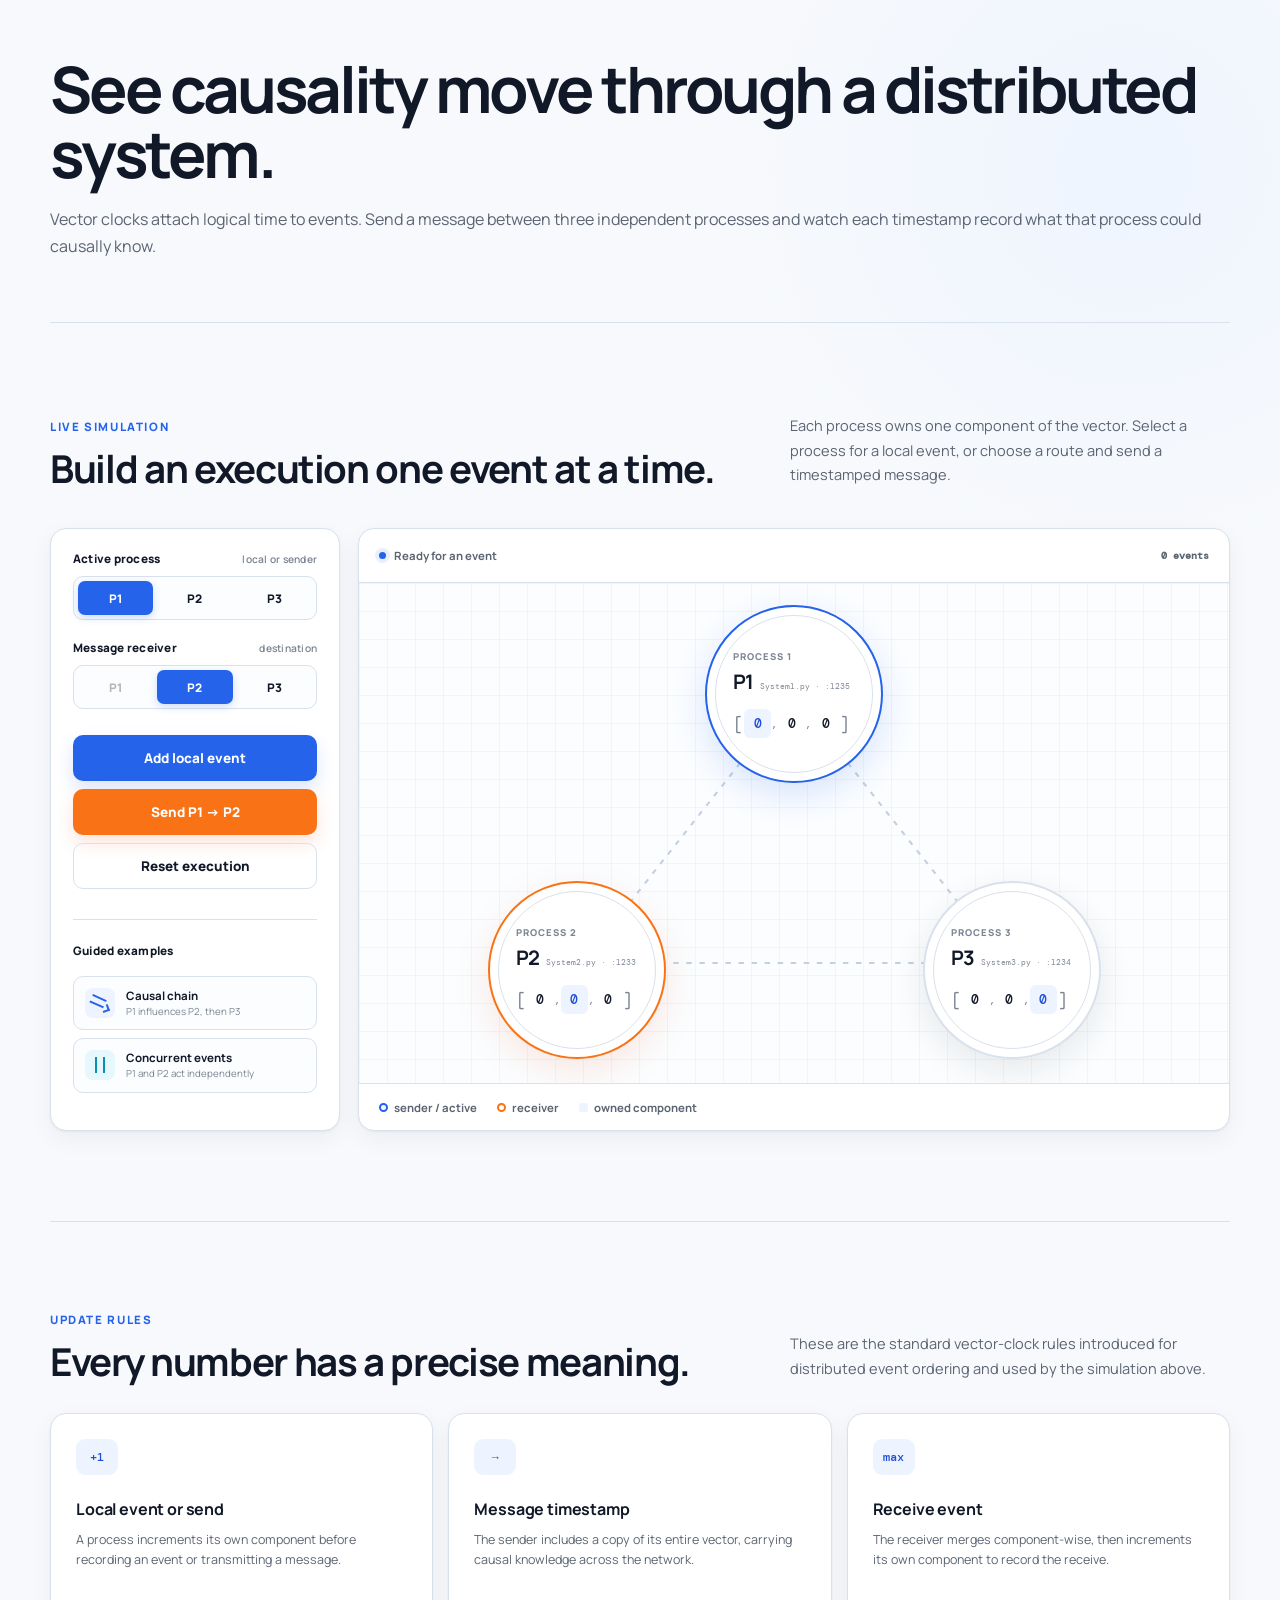
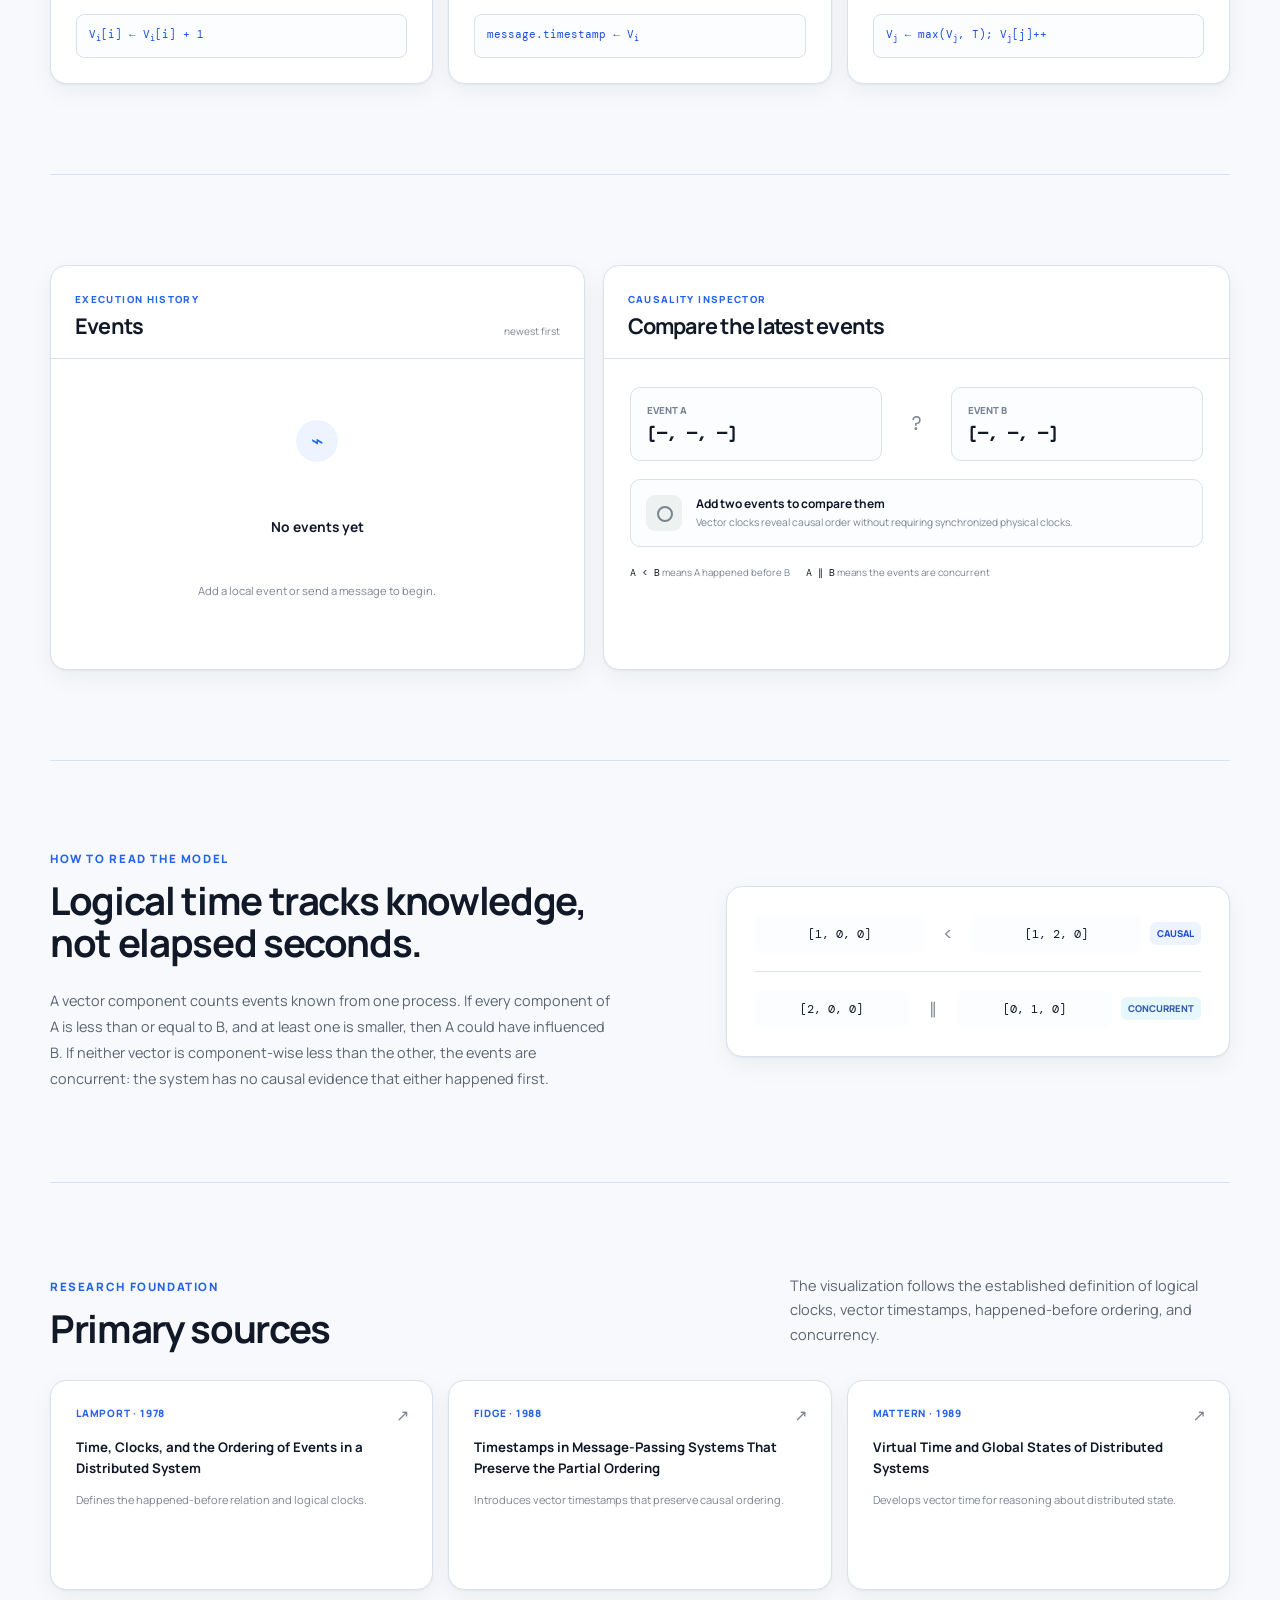
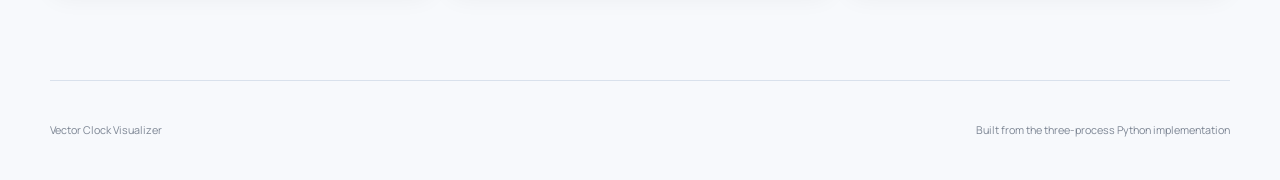
<file: index.html>
<!doctype html>
<html lang="en">
<head>
  <meta charset="utf-8">
  <meta name="viewport" content="width=device-width, initial-scale=1">
  <meta name="description" content="An interactive visualization of vector clocks, causal ordering, and concurrent events in a three-process distributed system.">
  <title>Vector Clock Visualizer</title>
  <link rel="preconnect" href="https://fonts.googleapis.com">
  <link rel="preconnect" href="https://fonts.gstatic.com" crossorigin>
  <link href="https://fonts.googleapis.com/css2?family=DM+Mono:wght@400;500&family=Manrope:wght@400;500;600;700;800&display=swap" rel="stylesheet">
  <link rel="stylesheet" href="style.css?v=4">
</head>
<body>
  <div class="page-shell">
    <main id="top">
      <section class="hero">
        <div class="hero-copy">
          <h1>See causality move through a distributed system.</h1>
          <p class="hero-text">
            Vector clocks attach logical time to events. Send a message between three
            independent processes and watch each timestamp record what that process
            could causally know.
          </p>
        </div>
      </section>

      <section class="simulation-section" id="simulation">
        <div class="section-heading">
          <div>
            <p class="eyebrow">Live simulation</p>
            <h2>Build an execution one event at a time.</h2>
          </div>
          <p>
            Each process owns one component of the vector. Select a process for a
            local event, or choose a route and send a timestamped message.
          </p>
        </div>

        <div class="simulation-layout">
          <aside class="control-panel card">
            <div class="control-group">
              <div class="control-label">
                <span>Active process</span>
                <span class="control-hint">local or sender</span>
              </div>
              <div class="segmented-control" id="source-control" aria-label="Select active process">
                <button class="segment is-active" type="button" data-source="0" aria-pressed="true">P1</button>
                <button class="segment" type="button" data-source="1" aria-pressed="false">P2</button>
                <button class="segment" type="button" data-source="2" aria-pressed="false">P3</button>
              </div>
            </div>

            <div class="control-group">
              <div class="control-label">
                <span>Message receiver</span>
                <span class="control-hint">destination</span>
              </div>
              <div class="segmented-control" id="target-control" aria-label="Select receiving process">
                <button class="segment" type="button" data-target="0" aria-pressed="false" disabled>P1</button>
                <button class="segment is-active" type="button" data-target="1" aria-pressed="true">P2</button>
                <button class="segment" type="button" data-target="2" aria-pressed="false">P3</button>
              </div>
            </div>

            <div class="action-stack">
              <button class="button button-primary button-wide" id="local-event" type="button">
                Add local event
              </button>
              <button class="button button-accent button-wide" id="send-message" type="button">
                Send P1 → P2
              </button>
              <button class="button button-quiet button-wide" id="reset-simulation" type="button">
                Reset execution
              </button>
            </div>

            <div class="preset-group">
              <span class="control-label">Guided examples</span>
              <button class="preset-button" id="causal-demo" type="button">
                <span class="preset-icon preset-icon-causal" aria-hidden="true"></span>
                <span><strong>Causal chain</strong><small>P1 influences P2, then P3</small></span>
              </button>
              <button class="preset-button" id="concurrent-demo" type="button">
                <span class="preset-icon preset-icon-concurrent" aria-hidden="true"></span>
                <span><strong>Concurrent events</strong><small>P1 and P2 act independently</small></span>
              </button>
            </div>
          </aside>

          <div class="network-card card">
            <div class="network-toolbar">
              <div>
                <span class="status-dot"></span>
                <span id="network-status">Ready for an event</span>
              </div>
              <span class="event-counter" id="event-counter">0 events</span>
            </div>

            <div class="network-stage" id="network-stage">
              <svg class="network-links" viewBox="0 0 800 500" preserveAspectRatio="none" aria-hidden="true">
                <defs>
                  <marker id="arrow" markerWidth="8" markerHeight="8" refX="7" refY="4" orient="auto">
                    <path d="M0,0 L8,4 L0,8 Z"></path>
                  </marker>
                </defs>
                <line class="network-link" data-link="0-1" x1="400" y1="112" x2="205" y2="380"></line>
                <line class="network-link" data-link="0-2" x1="400" y1="112" x2="595" y2="380"></line>
                <line class="network-link" data-link="1-2" x1="205" y1="380" x2="595" y2="380"></line>
              </svg>

              <article class="process-node process-one is-source" data-process="0">
                <span class="process-role">Process 1</span>
                <div class="process-name">
                  <strong>P1</strong>
                  <span>System1.py · :1235</span>
                </div>
                <div class="vector-clock" aria-label="Process 1 vector clock">
                  <span class="vector-bracket">[</span>
                  <span class="clock-cell is-own" data-clock="0-0">0</span>
                  <span class="clock-separator">,</span>
                  <span class="clock-cell" data-clock="0-1">0</span>
                  <span class="clock-separator">,</span>
                  <span class="clock-cell" data-clock="0-2">0</span>
                  <span class="vector-bracket">]</span>
                </div>
              </article>

              <article class="process-node process-two is-target" data-process="1">
                <span class="process-role">Process 2</span>
                <div class="process-name">
                  <strong>P2</strong>
                  <span>System2.py · :1233</span>
                </div>
                <div class="vector-clock" aria-label="Process 2 vector clock">
                  <span class="vector-bracket">[</span>
                  <span class="clock-cell" data-clock="1-0">0</span>
                  <span class="clock-separator">,</span>
                  <span class="clock-cell is-own" data-clock="1-1">0</span>
                  <span class="clock-separator">,</span>
                  <span class="clock-cell" data-clock="1-2">0</span>
                  <span class="vector-bracket">]</span>
                </div>
              </article>

              <article class="process-node process-three" data-process="2">
                <span class="process-role">Process 3</span>
                <div class="process-name">
                  <strong>P3</strong>
                  <span>System3.py · :1234</span>
                </div>
                <div class="vector-clock" aria-label="Process 3 vector clock">
                  <span class="vector-bracket">[</span>
                  <span class="clock-cell" data-clock="2-0">0</span>
                  <span class="clock-separator">,</span>
                  <span class="clock-cell" data-clock="2-1">0</span>
                  <span class="clock-separator">,</span>
                  <span class="clock-cell is-own" data-clock="2-2">0</span>
                  <span class="vector-bracket">]</span>
                </div>
              </article>

              <div class="message-packet" id="message-packet" aria-hidden="true">
                <span>message</span>
                <strong id="packet-clock">[0,0,0]</strong>
              </div>
            </div>

            <div class="network-legend">
              <span><i class="legend-source"></i> sender / active</span>
              <span><i class="legend-target"></i> receiver</span>
              <span><i class="legend-own"></i> owned component</span>
            </div>
          </div>
        </div>
      </section>

      <section class="rules-section">
        <div class="section-heading compact">
          <div>
            <p class="eyebrow">Update rules</p>
            <h2>Every number has a precise meaning.</h2>
          </div>
          <p>
            These are the standard vector-clock rules introduced for distributed
            event ordering and used by the simulation above.
          </p>
        </div>

        <div class="rule-grid">
          <article class="rule-card card">
            <span class="rule-symbol">+1</span>
            <h3>Local event or send</h3>
            <p>A process increments its own component before recording an event or transmitting a message.</p>
            <code>V<sub>i</sub>[i] ← V<sub>i</sub>[i] + 1</code>
          </article>
          <article class="rule-card card">
            <span class="rule-symbol">→</span>
            <h3>Message timestamp</h3>
            <p>The sender includes a copy of its entire vector, carrying causal knowledge across the network.</p>
            <code>message.timestamp ← V<sub>i</sub></code>
          </article>
          <article class="rule-card card">
            <span class="rule-symbol">max</span>
            <h3>Receive event</h3>
            <p>The receiver merges component-wise, then increments its own component to record the receive.</p>
            <code>V<sub>j</sub> ← max(V<sub>j</sub>, T); V<sub>j</sub>[j]++</code>
          </article>
        </div>
      </section>

      <section class="analysis-section">
        <div class="event-panel card">
          <div class="panel-heading">
            <div>
              <p class="eyebrow">Execution history</p>
              <h2>Events</h2>
            </div>
            <span class="panel-note">newest first</span>
          </div>
          <div class="event-log" id="event-log" role="log" aria-live="polite">
            <div class="empty-state" id="empty-log">
              <span class="empty-icon" aria-hidden="true">⌁</span>
              <strong>No events yet</strong>
              <p>Add a local event or send a message to begin.</p>
            </div>
          </div>
        </div>

        <div class="comparison-panel card">
          <div class="panel-heading">
            <div>
              <p class="eyebrow">Causality inspector</p>
              <h2>Compare the latest events</h2>
            </div>
          </div>
          <div class="comparison-content" id="comparison-content">
            <div class="comparison-clocks">
              <div>
                <span>Event A</span>
                <strong id="comparison-a">[—, —, —]</strong>
              </div>
              <span class="comparison-mark" id="comparison-mark">?</span>
              <div>
                <span>Event B</span>
                <strong id="comparison-b">[—, —, —]</strong>
              </div>
            </div>
            <div class="comparison-result is-waiting" id="comparison-result">
              <span class="result-icon" aria-hidden="true"></span>
              <div>
                <strong>Add two events to compare them</strong>
                <p>Vector clocks reveal causal order without requiring synchronized physical clocks.</p>
              </div>
            </div>
            <div class="comparison-key">
              <span><code>A &lt; B</code> means A happened before B</span>
              <span><code>A ∥ B</code> means the events are concurrent</span>
            </div>
          </div>
        </div>
      </section>

      <section class="explanation-section">
        <div class="explanation-copy">
          <p class="eyebrow">How to read the model</p>
          <h2>Logical time tracks knowledge, not elapsed seconds.</h2>
          <p>
            A vector component counts events known from one process. If every
            component of A is less than or equal to B, and at least one is smaller,
            then A could have influenced B. If neither vector is component-wise
            less than the other, the events are concurrent: the system has no
            causal evidence that either happened first.
          </p>
        </div>
        <div class="example-comparison card">
          <div class="example-row">
            <code>[1, 0, 0]</code>
            <span class="example-operator">&lt;</span>
            <code>[1, 2, 0]</code>
            <span class="example-label causal">causal</span>
          </div>
          <div class="example-divider"></div>
          <div class="example-row">
            <code>[2, 0, 0]</code>
            <span class="example-operator">∥</span>
            <code>[0, 1, 0]</code>
            <span class="example-label concurrent">concurrent</span>
          </div>
        </div>
      </section>

      <section class="references-section">
        <div class="section-heading compact">
          <div>
            <p class="eyebrow">Research foundation</p>
            <h2>Primary sources</h2>
          </div>
          <p>
            The visualization follows the established definition of logical clocks,
            vector timestamps, happened-before ordering, and concurrency.
          </p>
        </div>
        <div class="reference-grid">
          <a class="reference-card card" href="https://cacm.acm.org/research/time-clocks-and-the-ordering-of-events-in-a-distributed-system/" target="_blank" rel="noreferrer">
            <span>Lamport · 1978</span>
            <strong>Time, Clocks, and the Ordering of Events in a Distributed System</strong>
            <p>Defines the happened-before relation and logical clocks.</p>
            <i aria-hidden="true">↗</i>
          </a>
          <a class="reference-card card" href="https://fileadmin.cs.lth.se/cs/Personal/Amr_Ergawy/dist-algos-papers/4.pdf" target="_blank" rel="noreferrer">
            <span>Fidge · 1988</span>
            <strong>Timestamps in Message-Passing Systems That Preserve the Partial Ordering</strong>
            <p>Introduces vector timestamps that preserve causal ordering.</p>
            <i aria-hidden="true">↗</i>
          </a>
          <a class="reference-card card" href="https://pages.cs.wisc.edu/~remzi/Classes/739/Fall2015/Papers/mattern89.pdf" target="_blank" rel="noreferrer">
            <span>Mattern · 1989</span>
            <strong>Virtual Time and Global States of Distributed Systems</strong>
            <p>Develops vector time for reasoning about distributed state.</p>
            <i aria-hidden="true">↗</i>
          </a>
        </div>
      </section>
    </main>

    <footer class="site-footer">
      <span>Vector Clock Visualizer</span>
      <span>Built from the three-process Python implementation</span>
    </footer>
  </div>

  <script src="script.js?v=2"></script>
</body>
</html>
</file>
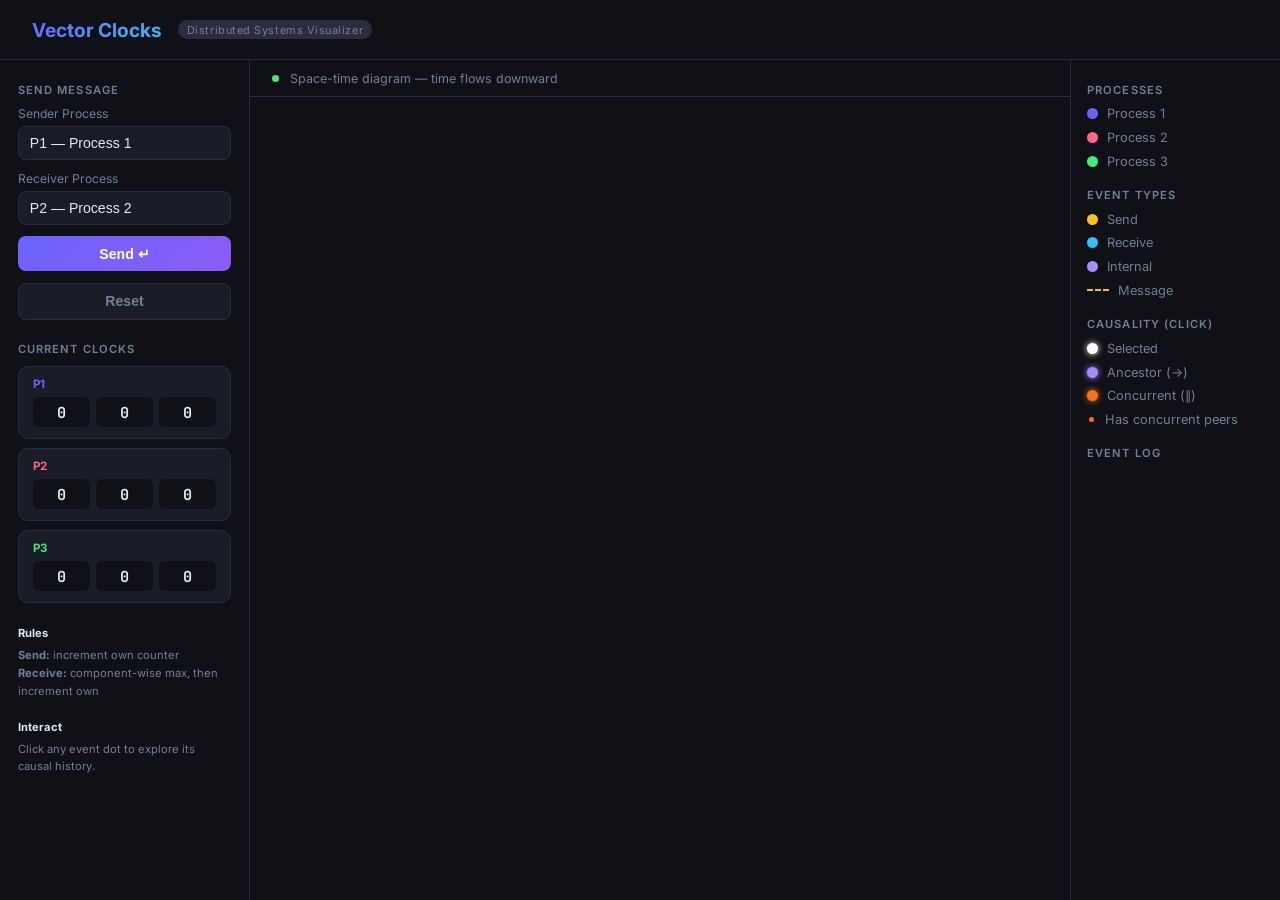
<file: templates/index.html>
<!DOCTYPE html>
<html lang="en">
<head>
  <meta charset="UTF-8">
  <meta name="viewport" content="width=device-width, initial-scale=1.0">
  <title>Vector Clocks — Interactive Visualizer</title>
  <link rel="preconnect" href="https://fonts.googleapis.com">
  <link href="https://fonts.googleapis.com/css2?family=Inter:wght@400;600;700&family=JetBrains+Mono:wght@400;700&display=swap" rel="stylesheet">
  <link rel="stylesheet" href="/static/css/style.css">
</head>
<body>

<header>
  <h1>Vector Clocks</h1>
  <span class="badge">Distributed Systems Visualizer</span>
</header>

<div class="layout">

  <!-- ── Left sidebar ── -->
  <aside class="sidebar">

    <div>
      <h2>Send Message</h2>
      <div class="controls">
        <div class="field">
          <label>Sender Process</label>
          <select id="sender">
            <option value="1">P1 — Process 1</option>
            <option value="2">P2 — Process 2</option>
            <option value="3">P3 — Process 3</option>
          </select>
        </div>
        <div class="field">
          <label>Receiver Process</label>
          <select id="receiver">
            <option value="1">P1 — Process 1</option>
            <option value="2" selected>P2 — Process 2</option>
            <option value="3">P3 — Process 3</option>
          </select>
        </div>
        <button class="btn btn-primary" id="send-btn">Send ↵</button>
        <button class="btn btn-secondary" id="reset-btn">Reset</button>
      </div>
    </div>

    <div>
      <h2>Current Clocks</h2>
      <div class="clock-cards">
        <div class="clock-card p1">
          <div class="title">P1</div>
          <div class="clock-vec">
            <div class="clock-cell">0</div>
            <div class="clock-cell">0</div>
            <div class="clock-cell">0</div>
          </div>
        </div>
        <div class="clock-card p2">
          <div class="title">P2</div>
          <div class="clock-vec">
            <div class="clock-cell">0</div>
            <div class="clock-cell">0</div>
            <div class="clock-cell">0</div>
          </div>
        </div>
        <div class="clock-card p3">
          <div class="title">P3</div>
          <div class="clock-vec">
            <div class="clock-cell">0</div>
            <div class="clock-cell">0</div>
            <div class="clock-cell">0</div>
          </div>
        </div>
      </div>
    </div>

    <div class="hint-text">
      <strong>Rules</strong>
      <b>Send:</b> increment own counter<br>
      <b>Receive:</b> component-wise max, then increment own<br><br>
      <strong>Interact</strong>
      Click any event dot to explore its causal history.
    </div>

  </aside>

  <!-- ── Centre: diagram ── -->
  <main class="canvas-area">

    <div class="canvas-header">
      <div class="pulse-dot"></div>
      Space-time diagram — time flows downward
    </div>

    <!-- Causality info bar (hidden until an event is clicked) -->
    <div id="info-panel" class="hidden">
      <span class="ip-proc"></span>
      <span class="ip-clock"></span>
      <span class="ip-ancs"></span>
      <span class="ip-conc"></span>
      <button class="ip-close" title="Clear selection">×</button>
    </div>

    <div id="diagram"></div>

  </main>

  <!-- ── Right: legend + log ── -->
  <aside class="legend">

    <div>
      <h2>Processes</h2>
      <div class="legend-items">
        <div class="legend-item"><div class="legend-dot" style="background:#6c63ff"></div>Process 1</div>
        <div class="legend-item"><div class="legend-dot" style="background:#ff6584"></div>Process 2</div>
        <div class="legend-item"><div class="legend-dot" style="background:#43e97b"></div>Process 3</div>
      </div>
    </div>

    <div>
      <h2>Event Types</h2>
      <div class="legend-items">
        <div class="legend-item"><div class="legend-dot" style="background:#fbbf24"></div>Send</div>
        <div class="legend-item"><div class="legend-dot" style="background:#38bdf8"></div>Receive</div>
        <div class="legend-item"><div class="legend-dot" style="background:#a78bfa"></div>Internal</div>
        <div class="legend-item"><div class="legend-arrow"></div>Message</div>
      </div>
    </div>

    <div>
      <h2>Causality (click)</h2>
      <div class="legend-items">
        <div class="legend-item">
          <div class="legend-dot" style="background:#fff;box-shadow:0 0 6px #fff"></div>
          Selected
        </div>
        <div class="legend-item">
          <div class="legend-dot" style="background:#a78bfa;box-shadow:0 0 6px #a78bfa"></div>
          Ancestor (→)
        </div>
        <div class="legend-item">
          <div class="legend-dot" style="background:#f97316;box-shadow:0 0 6px #f97316"></div>
          Concurrent (∥)
        </div>
        <div class="legend-item">
          <div class="legend-dot" style="background:#f97316;border:2px solid #0f1117;width:9px;height:9px"></div>
          Has concurrent peers
        </div>
      </div>
    </div>

    <div class="log-section">
      <h2>Event Log</h2>
      <div id="event-log"></div>
    </div>

  </aside>

</div>

<script src="https://cdn.socket.io/4.7.5/socket.io.min.js"></script>
<script src="/static/js/main.js"></script>
</body>
</html>
</file>
<file: style.css>
:root {
  --canvas: #f7f9fc;
  --surface: #ffffff;
  --surface-soft: #fbfdff;
  --ink: #111827;
  --ink-soft: #5b6472;
  --ink-faint: #7b8492;
  --line: #d9e1ec;
  --line-strong: #c5d0df;
  --primary: #2563eb;
  --primary-dark: #1d4ed8;
  --primary-soft: #eef4ff;
  --accent: #f97316;
  --accent-dark: #ea580c;
  --accent-soft: #fff1e8;
  --blue: #0891b2;
  --blue-soft: #e6f8fc;
  --purple: #7a59b5;
  --purple-soft: #eee8f8;
  --success: #2563eb;
  --warning: #b86b17;
  --shadow-sm: 0 1px 2px rgb(20 35 31 / 5%), 0 8px 24px rgb(20 35 31 / 5%);
  --shadow-md: 0 14px 40px rgb(20 35 31 / 9%);
  --radius-sm: 10px;
  --radius-md: 16px;
  --radius-lg: 24px;
  --font-sans: "Manrope", system-ui, -apple-system, BlinkMacSystemFont, "Segoe UI", sans-serif;
  --font-mono: "DM Mono", "SFMono-Regular", Consolas, monospace;
  --content-width: 1180px;
  --transition: 180ms ease;
}

* {
  box-sizing: border-box;
}

html {
  scroll-behavior: smooth;
}

body {
  margin: 0;
  color: var(--ink);
  background:
    radial-gradient(circle at 88% 5%, rgb(237 244 255 / 90%), transparent 24rem),
    var(--canvas);
  font-family: var(--font-sans);
  -webkit-font-smoothing: antialiased;
}

button,
a {
  font: inherit;
}

button {
  color: inherit;
}

a {
  color: inherit;
  text-decoration: none;
}

.page-shell {
  width: min(calc(100% - 40px), var(--content-width));
  margin: 0 auto;
}

.hero {
  padding: 56px 0 62px;
}

.hero-copy {
  width: 100%;
}

.eyebrow {
  margin: 0 0 14px;
  color: var(--primary);
  font-size: 0.72rem;
  font-weight: 800;
  letter-spacing: 0.14em;
  text-transform: uppercase;
}

h1,
h2,
h3,
p {
  margin-top: 0;
}

h1 {
  margin-bottom: 19px;
  font-size: clamp(2.55rem, 5vw, 4.15rem);
  line-height: 1.02;
  letter-spacing: -0.05em;
}

h2 {
  margin-bottom: 0;
  font-size: clamp(1.75rem, 3vw, 2.55rem);
  line-height: 1.1;
  letter-spacing: -0.035em;
}

h3 {
  margin-bottom: 10px;
  font-size: 1rem;
  letter-spacing: -0.01em;
}

.hero-text {
  width: 100%;
  margin-bottom: 0;
  color: var(--ink-soft);
  font-size: 1rem;
  line-height: 1.7;
}

.button {
  display: inline-flex;
  align-items: center;
  justify-content: center;
  min-height: 46px;
  padding: 0 19px;
  border: 1px solid transparent;
  border-radius: var(--radius-sm);
  cursor: pointer;
  font-size: 0.84rem;
  font-weight: 800;
  transition:
    transform var(--transition),
    background var(--transition),
    border-color var(--transition),
    box-shadow var(--transition);
}

.button:hover:not(:disabled) {
  transform: translateY(-1px);
}

.button:focus-visible,
.segment:focus-visible,
.preset-button:focus-visible {
  outline: 3px solid rgb(62 111 196 / 28%);
  outline-offset: 2px;
}

.button:disabled {
  cursor: wait;
  opacity: 0.58;
}

.button-primary {
  color: #fff;
  background: var(--primary);
  box-shadow: 0 8px 18px rgb(37 99 235 / 16%);
}

.button-primary:hover:not(:disabled) {
  background: var(--primary-dark);
}

.button-quiet:hover:not(:disabled) {
  border-color: var(--primary);
  background: var(--surface);
}

.button-accent {
  color: #fff;
  background: var(--accent);
  box-shadow: 0 8px 18px rgb(240 106 60 / 18%);
}

.button-accent:hover:not(:disabled) {
  background: var(--accent-dark);
}

.button-quiet {
  border-color: var(--line);
  background: transparent;
}

.button-wide {
  width: 100%;
}

.simulation-section,
.rules-section,
.analysis-section,
.explanation-section,
.references-section {
  padding: 90px 0;
  border-top: 1px solid var(--line);
}

.section-heading {
  display: grid;
  grid-template-columns: 1fr minmax(300px, 440px);
  align-items: end;
  gap: 48px;
  margin-bottom: 38px;
}

.section-heading > p {
  margin-bottom: 3px;
  color: var(--ink-soft);
  font-size: 0.91rem;
  line-height: 1.7;
}

.section-heading.compact {
  margin-bottom: 30px;
}

.simulation-layout {
  display: grid;
  grid-template-columns: 290px minmax(0, 1fr);
  gap: 18px;
}

.card {
  border: 1px solid var(--line);
  border-radius: var(--radius-md);
  background: var(--surface);
  box-shadow: var(--shadow-sm);
}

.control-panel {
  padding: 22px;
}

.control-group + .control-group {
  margin-top: 20px;
}

.control-label {
  display: flex;
  align-items: center;
  justify-content: space-between;
  margin-bottom: 9px;
  font-size: 0.73rem;
  font-weight: 800;
  letter-spacing: 0.02em;
}

.control-hint {
  color: var(--ink-faint);
  font-size: 0.64rem;
  font-weight: 600;
}

.segmented-control {
  display: grid;
  grid-template-columns: repeat(3, 1fr);
  gap: 4px;
  padding: 4px;
  border: 1px solid var(--line);
  border-radius: 10px;
  background: var(--surface-soft);
}

.segment {
  min-height: 34px;
  border: 0;
  border-radius: 7px;
  background: transparent;
  cursor: pointer;
  font-size: 0.74rem;
  font-weight: 800;
  transition: background var(--transition), color var(--transition), box-shadow var(--transition);
}

.segment:hover:not(:disabled):not(.is-active) {
  background: var(--primary-soft);
}

.segment.is-active {
  color: #fff;
  background: var(--primary);
  box-shadow: 0 3px 8px rgb(37 99 235 / 20%);
}

.segment:disabled {
  cursor: not-allowed;
  opacity: 0.3;
}

.action-stack {
  display: grid;
  gap: 8px;
  margin-top: 26px;
}

.preset-group {
  display: grid;
  gap: 8px;
  margin-top: 30px;
  padding-top: 23px;
  border-top: 1px solid var(--line);
}

.preset-button {
  display: grid;
  grid-template-columns: 31px 1fr;
  align-items: center;
  gap: 10px;
  width: 100%;
  padding: 11px;
  border: 1px solid var(--line);
  border-radius: 10px;
  text-align: left;
  background: var(--surface-soft);
  cursor: pointer;
  transition: border-color var(--transition), background var(--transition);
}

.preset-button:hover:not(:disabled) {
  border-color: var(--primary);
  background: var(--primary-soft);
}

.preset-button:disabled {
  cursor: wait;
  opacity: 0.55;
}

.preset-button strong,
.preset-button small {
  display: block;
}

.preset-button strong {
  margin-bottom: 2px;
  font-size: 0.72rem;
}

.preset-button small {
  color: var(--ink-faint);
  font-size: 0.61rem;
  line-height: 1.35;
}

.preset-icon {
  position: relative;
  display: block;
  width: 30px;
  height: 30px;
  border-radius: 8px;
  background: var(--primary-soft);
}

.preset-icon::before,
.preset-icon::after {
  position: absolute;
  content: "";
}

.preset-icon-causal::before {
  top: 9px;
  left: 7px;
  width: 15px;
  height: 2px;
  background: var(--primary);
  box-shadow: 0 7px 0 var(--primary);
  transform: rotate(24deg);
}

.preset-icon-causal::after {
  right: 6px;
  bottom: 6px;
  width: 5px;
  height: 5px;
  border-right: 2px solid var(--primary);
  border-bottom: 2px solid var(--primary);
  transform: rotate(-20deg);
}

.preset-icon-concurrent {
  background: var(--blue-soft);
}

.preset-icon-concurrent::before,
.preset-icon-concurrent::after {
  top: 7px;
  width: 2px;
  height: 16px;
  background: var(--blue);
}

.preset-icon-concurrent::before { left: 10px; }
.preset-icon-concurrent::after { right: 10px; }

.network-card {
  overflow: hidden;
}

.network-toolbar,
.network-legend {
  display: flex;
  align-items: center;
  justify-content: space-between;
  min-height: 54px;
  padding: 0 20px;
  color: var(--ink-soft);
  font-size: 0.71rem;
  font-weight: 700;
}

.network-toolbar {
  border-bottom: 1px solid var(--line);
}

.network-toolbar > div {
  display: flex;
  align-items: center;
  gap: 8px;
}

.status-dot {
  width: 7px;
  height: 7px;
  border-radius: 50%;
  background: var(--success);
  box-shadow: 0 0 0 4px rgb(37 99 235 / 10%);
}

.event-counter {
  font-family: var(--font-mono);
  font-size: 0.65rem;
}

.network-stage {
  position: relative;
  min-height: 500px;
  overflow: hidden;
  background:
    linear-gradient(rgb(220 227 224 / 30%) 1px, transparent 1px),
    linear-gradient(90deg, rgb(220 227 224 / 30%) 1px, transparent 1px),
    var(--surface-soft);
  background-size: 28px 28px;
}

.network-links {
  position: absolute;
  inset: 0;
  width: 100%;
  height: 100%;
}

.network-links marker path {
  fill: var(--line-strong);
}

.network-link {
  stroke: var(--line-strong);
  stroke-width: 2;
  stroke-dasharray: 5 7;
  marker-end: url(#arrow);
  transition: stroke var(--transition), stroke-width var(--transition);
}

.network-link.is-active {
  stroke: var(--accent);
  stroke-width: 3;
  stroke-dasharray: 7 5;
  animation: route-flow 0.8s linear infinite;
}

@keyframes route-flow {
  to { stroke-dashoffset: -12; }
}

.process-node {
  position: absolute;
  z-index: 2;
  display: flex;
  flex-direction: column;
  justify-content: center;
  width: 178px;
  height: 178px;
  padding: 26px;
  border: 2px solid var(--line);
  border-radius: 50%;
  background: var(--surface);
  box-shadow: 0 12px 35px rgb(20 35 31 / 9%);
  transition:
    border-color var(--transition),
    box-shadow var(--transition),
    transform var(--transition);
}

.process-node::before {
  position: absolute;
  inset: 8px;
  border: 1px solid var(--line);
  border-radius: 50%;
  content: "";
  pointer-events: none;
}

.process-node.is-source {
  border-color: var(--primary);
  box-shadow: 0 12px 35px rgb(37 99 235 / 16%);
}

.process-node.is-target {
  border-color: var(--accent);
  box-shadow: 0 12px 35px rgb(240 106 60 / 15%);
}

.process-node.is-updating {
  transform: scale(1.045);
}

.process-one {
  top: 22px;
  left: calc(50% - 89px);
}

.process-two {
  bottom: 24px;
  left: calc(25% - 89px);
}

.process-three {
  right: calc(25% - 89px);
  bottom: 24px;
}

.process-role {
  position: relative;
  z-index: 1;
  margin-bottom: 5px;
  color: var(--ink-faint);
  font-size: 0.59rem;
  font-weight: 800;
  letter-spacing: 0.11em;
  text-transform: uppercase;
}

.process-name {
  position: relative;
  z-index: 1;
  display: flex;
  align-items: baseline;
  gap: 7px;
  margin-bottom: 14px;
}

.process-name strong {
  font-size: 1.25rem;
  letter-spacing: -0.04em;
}

.process-name span {
  color: var(--ink-faint);
  font-family: var(--font-mono);
  font-size: 0.5rem;
}

.vector-clock {
  position: relative;
  z-index: 1;
  display: flex;
  align-items: center;
  color: var(--ink-soft);
  font-family: var(--font-mono);
}

.vector-bracket {
  color: var(--ink-faint);
  font-size: 1.15rem;
}

.clock-cell {
  display: grid;
  place-items: center;
  width: 27px;
  height: 29px;
  border-radius: 6px;
  color: var(--ink);
  font-size: 0.82rem;
  font-weight: 500;
  transition: background var(--transition), color var(--transition), transform var(--transition);
}

.clock-cell.is-own {
  color: var(--primary-dark);
  background: var(--primary-soft);
}

.clock-cell.is-changed {
  color: #fff;
  background: var(--accent);
  transform: translateY(-2px);
}

.clock-separator {
  color: var(--ink-faint);
  font-size: 0.7rem;
}

.message-packet {
  position: absolute;
  z-index: 5;
  top: 0;
  left: 0;
  display: none;
  align-items: center;
  gap: 7px;
  min-width: 100px;
  padding: 8px 10px;
  border: 1px solid rgb(240 106 60 / 35%);
  border-radius: 9px;
  color: var(--ink);
  background: var(--accent-soft);
  box-shadow: 0 8px 22px rgb(20 35 31 / 18%);
  transform: translate(-50%, -50%);
}

.message-packet.is-visible {
  display: flex;
}

.message-packet span {
  color: var(--accent-dark);
  font-size: 0.56rem;
  font-weight: 800;
  letter-spacing: 0.06em;
  text-transform: uppercase;
}

.message-packet strong {
  font-family: var(--font-mono);
  font-size: 0.65rem;
}

.network-legend {
  justify-content: flex-start;
  gap: 20px;
  min-height: 47px;
  border-top: 1px solid var(--line);
}

.network-legend span {
  display: inline-flex;
  align-items: center;
  gap: 6px;
}

.network-legend i {
  width: 9px;
  height: 9px;
  border: 2px solid;
  border-radius: 50%;
}

.legend-source { border-color: var(--primary) !important; }
.legend-target { border-color: var(--accent) !important; }
.legend-own {
  border: 0 !important;
  border-radius: 2px !important;
  background: var(--primary-soft);
}

.rule-grid {
  display: grid;
  grid-template-columns: repeat(3, 1fr);
  gap: 15px;
}

.rule-card {
  padding: 25px;
}

.rule-symbol {
  display: inline-grid;
  place-items: center;
  min-width: 42px;
  height: 36px;
  margin-bottom: 23px;
  padding: 0 9px;
  border-radius: 9px;
  color: var(--primary-dark);
  background: var(--primary-soft);
  font-family: var(--font-mono);
  font-size: 0.72rem;
  font-weight: 500;
}

.rule-card p {
  min-height: 66px;
  margin-bottom: 18px;
  color: var(--ink-soft);
  font-size: 0.78rem;
  line-height: 1.6;
}

.rule-card code {
  display: block;
  padding: 12px;
  overflow-x: auto;
  border: 1px solid var(--line);
  border-radius: 8px;
  color: var(--primary-dark);
  background: var(--surface-soft);
  font-family: var(--font-mono);
  font-size: 0.68rem;
  white-space: nowrap;
}

.analysis-section {
  display: grid;
  grid-template-columns: 0.92fr 1.08fr;
  gap: 18px;
}

.event-panel,
.comparison-panel {
  min-height: 405px;
  overflow: hidden;
}

.panel-heading {
  display: flex;
  align-items: flex-end;
  justify-content: space-between;
  min-height: 93px;
  padding: 20px 24px;
  border-bottom: 1px solid var(--line);
}

.panel-heading .eyebrow {
  margin-bottom: 8px;
  font-size: 0.61rem;
}

.panel-heading h2 {
  font-size: 1.35rem;
}

.panel-note {
  color: var(--ink-faint);
  font-size: 0.63rem;
}

.event-log {
  max-height: 380px;
  overflow-y: auto;
}

.empty-state {
  display: grid;
  place-items: center;
  min-height: 300px;
  padding: 40px;
  text-align: center;
}

.empty-icon {
  display: grid;
  place-items: center;
  width: 42px;
  height: 42px;
  margin-bottom: 13px;
  border-radius: 50%;
  color: var(--primary);
  background: var(--primary-soft);
  font-family: var(--font-mono);
  font-size: 1.3rem;
}

.empty-state strong {
  margin-bottom: 5px;
  font-size: 0.86rem;
}

.empty-state p {
  margin: 0;
  color: var(--ink-faint);
  font-size: 0.7rem;
}

.event-item {
  display: grid;
  grid-template-columns: 40px 1fr auto;
  align-items: center;
  gap: 12px;
  min-height: 68px;
  padding: 11px 22px;
  border-bottom: 1px solid var(--line);
  animation: event-enter 240ms ease both;
}

@keyframes event-enter {
  from { opacity: 0; transform: translateY(-8px); }
}

.event-index {
  display: grid;
  place-items: center;
  width: 31px;
  height: 31px;
  border-radius: 9px;
  color: var(--ink-soft);
  background: var(--surface-soft);
  font-family: var(--font-mono);
  font-size: 0.62rem;
}

.event-description strong,
.event-description span {
  display: block;
}

.event-description strong {
  margin-bottom: 3px;
  font-size: 0.73rem;
}

.event-description span {
  color: var(--ink-faint);
  font-size: 0.62rem;
}

.event-clock {
  padding: 6px 8px;
  border-radius: 7px;
  color: var(--primary-dark);
  background: var(--primary-soft);
  font-family: var(--font-mono);
  font-size: 0.65rem;
}

.event-item.is-send .event-clock {
  color: var(--accent-dark);
  background: var(--accent-soft);
}

.event-item.is-receive .event-clock {
  color: #315da8;
  background: var(--blue-soft);
}

.comparison-content {
  padding: 28px 26px;
}

.comparison-clocks {
  display: grid;
  grid-template-columns: 1fr 45px 1fr;
  align-items: center;
  gap: 12px;
}

.comparison-clocks > div {
  padding: 16px;
  border: 1px solid var(--line);
  border-radius: 10px;
  background: var(--surface-soft);
}

.comparison-clocks span,
.comparison-clocks strong {
  display: block;
}

.comparison-clocks div span {
  margin-bottom: 6px;
  color: var(--ink-faint);
  font-size: 0.61rem;
  font-weight: 800;
  text-transform: uppercase;
}

.comparison-clocks strong {
  font-family: var(--font-mono);
  font-size: clamp(0.78rem, 1.8vw, 1rem);
}

.comparison-mark {
  color: var(--ink-faint);
  text-align: center;
  font-family: var(--font-mono);
  font-size: 1.2rem;
}

.comparison-result {
  display: grid;
  grid-template-columns: 38px 1fr;
  align-items: center;
  gap: 12px;
  margin-top: 18px;
  padding: 15px;
  border: 1px solid var(--line);
  border-radius: 10px;
  background: var(--surface-soft);
}

.result-icon {
  position: relative;
  display: block;
  width: 36px;
  height: 36px;
  border-radius: 9px;
  background: #edf1f0;
}

.result-icon::before {
  position: absolute;
  top: 11px;
  left: 11px;
  width: 12px;
  height: 12px;
  border: 2px solid var(--ink-faint);
  border-radius: 50%;
  content: "";
}

.comparison-result strong {
  display: block;
  margin-bottom: 3px;
  font-size: 0.75rem;
}

.comparison-result p {
  margin: 0;
  color: var(--ink-faint);
  font-size: 0.64rem;
  line-height: 1.45;
}

.comparison-result.is-causal {
  border-color: rgb(37 99 235 / 25%);
  background: #f3f7ff;
}

.comparison-result.is-causal .result-icon {
  background: var(--primary-soft);
}

.comparison-result.is-causal .result-icon::before {
  border-color: var(--primary);
  border-radius: 0;
  border-width: 0 2px 2px 0;
  transform: rotate(-45deg);
}

.comparison-result.is-concurrent {
  border-color: rgb(62 111 196 / 24%);
  background: #f1f5fd;
}

.comparison-result.is-concurrent .result-icon {
  background: var(--blue-soft);
}

.comparison-result.is-concurrent .result-icon::before,
.comparison-result.is-concurrent .result-icon::after {
  position: absolute;
  top: 10px;
  width: 2px;
  height: 16px;
  border: 0;
  border-radius: 0;
  background: var(--blue);
  content: "";
  transform: none;
}

.comparison-result.is-concurrent .result-icon::before { left: 12px; }
.comparison-result.is-concurrent .result-icon::after { right: 12px; }

.comparison-key {
  display: flex;
  flex-wrap: wrap;
  gap: 8px 16px;
  margin-top: 19px;
  color: var(--ink-faint);
  font-size: 0.61rem;
}

.comparison-key code {
  color: var(--ink);
  font-family: var(--font-mono);
}

.explanation-section {
  display: grid;
  grid-template-columns: 1fr 0.9fr;
  align-items: center;
  gap: clamp(50px, 9vw, 120px);
}

.explanation-copy p:last-child {
  max-width: 570px;
  margin: 24px 0 0;
  color: var(--ink-soft);
  font-size: 0.9rem;
  line-height: 1.8;
}

.example-comparison {
  padding: 28px;
}

.example-row {
  display: grid;
  grid-template-columns: 1fr 30px 1fr auto;
  align-items: center;
  gap: 9px;
}

.example-row code {
  padding: 11px;
  border-radius: 8px;
  text-align: center;
  background: var(--surface-soft);
  font-family: var(--font-mono);
  font-size: 0.73rem;
}

.example-operator {
  color: var(--ink-faint);
  text-align: center;
  font-family: var(--font-mono);
}

.example-label {
  padding: 5px 7px;
  border-radius: 6px;
  font-size: 0.59rem;
  font-weight: 800;
  text-transform: uppercase;
}

.example-label.causal {
  color: var(--primary-dark);
  background: var(--primary-soft);
}

.example-label.concurrent {
  color: #315da8;
  background: var(--blue-soft);
}

.example-divider {
  height: 1px;
  margin: 18px 0;
  background: var(--line);
}

.reference-grid {
  display: grid;
  grid-template-columns: repeat(3, 1fr);
  gap: 15px;
}

.reference-card {
  position: relative;
  min-height: 210px;
  padding: 25px 46px 25px 25px;
  transition: transform var(--transition), border-color var(--transition), box-shadow var(--transition);
}

.reference-card:hover {
  border-color: var(--primary);
  box-shadow: var(--shadow-md);
  transform: translateY(-3px);
}

.reference-card > span {
  display: block;
  margin-bottom: 17px;
  color: var(--primary);
  font-size: 0.63rem;
  font-weight: 800;
  letter-spacing: 0.08em;
  text-transform: uppercase;
}

.reference-card strong {
  display: block;
  margin-bottom: 13px;
  font-size: 0.83rem;
  line-height: 1.55;
}

.reference-card p {
  margin: 0;
  color: var(--ink-faint);
  font-size: 0.69rem;
  line-height: 1.55;
}

.reference-card i {
  position: absolute;
  top: 23px;
  right: 23px;
  color: var(--ink-faint);
  font-style: normal;
}

.site-footer {
  display: flex;
  align-items: center;
  justify-content: space-between;
  min-height: 100px;
  border-top: 1px solid var(--line);
  color: var(--ink-faint);
  font-size: 0.67rem;
}

@media (max-width: 980px) {
  .simulation-layout {
    grid-template-columns: 1fr;
  }

  .control-panel {
    display: grid;
    grid-template-columns: 1fr 1fr;
    gap: 18px;
  }

  .control-group + .control-group {
    margin-top: 0;
  }

  .action-stack,
  .preset-group {
    margin-top: 4px;
  }

  .preset-group {
    padding-top: 0;
    border-top: 0;
  }

  .rule-grid,
  .reference-grid {
    grid-template-columns: 1fr;
  }

  .rule-card p {
    min-height: auto;
  }

  .reference-card {
    min-height: 0;
  }
}

@media (max-width: 760px) {
  .page-shell {
    width: min(calc(100% - 24px), var(--content-width));
  }

  .hero {
    padding: 43px 0 48px;
  }

  h1 {
    font-size: clamp(2.35rem, 11vw, 3.4rem);
  }

  .simulation-section,
  .rules-section,
  .analysis-section,
  .explanation-section,
  .references-section {
    padding: 65px 0;
  }

  .section-heading,
  .section-heading.compact,
  .explanation-section {
    grid-template-columns: 1fr;
    gap: 20px;
  }

  .control-panel {
    display: block;
  }

  .control-group + .control-group {
    margin-top: 20px;
  }

  .action-stack {
    margin-top: 25px;
  }

  .preset-group {
    margin-top: 28px;
    padding-top: 22px;
    border-top: 1px solid var(--line);
  }

  .network-stage {
    min-height: 510px;
  }

  .process-node {
    width: 140px;
    height: 140px;
    padding: 19px;
  }

  .process-one {
    top: 25px;
    left: calc(50% - 70px);
  }

  .process-two {
    bottom: 32px;
    left: calc(25% - 70px);
  }

  .process-three {
    right: calc(25% - 70px);
    bottom: 32px;
  }

  .process-name {
    display: block;
    margin-bottom: 9px;
  }

  .process-name span {
    display: none;
  }

  .clock-cell {
    width: 22px;
    height: 25px;
    font-size: 0.7rem;
  }

  .network-links line[data-link="0-1"] {
    x1: 400;
    y1: 96;
    x2: 200;
    y2: 405;
  }

  .network-legend {
    flex-wrap: wrap;
    gap: 7px 14px;
    padding: 10px 16px;
  }

  .analysis-section {
    grid-template-columns: 1fr;
  }

  .example-row {
    grid-template-columns: 1fr 22px 1fr;
  }

  .example-label {
    grid-column: 1 / -1;
    justify-self: start;
  }

  .site-footer {
    display: grid;
    gap: 7px;
    align-content: center;
  }
}

@media (max-width: 480px) {
  .network-stage {
    min-height: 440px;
  }

  .process-node {
    width: 116px;
    height: 116px;
    padding: 14px;
  }

  .process-node::before {
    inset: 5px;
  }

  .process-one {
    top: 28px;
    left: calc(50% - 58px);
  }

  .process-two {
    bottom: 34px;
    left: calc(25% - 58px);
  }

  .process-three {
    right: calc(25% - 58px);
    bottom: 34px;
  }

  .process-role {
    margin-bottom: 1px;
    font-size: 0.48rem;
  }

  .process-name {
    margin-bottom: 5px;
  }

  .process-name strong {
    font-size: 1rem;
  }

  .vector-clock {
    margin-left: -2px;
  }

  .clock-cell {
    width: 18px;
    height: 21px;
    font-size: 0.59rem;
  }

  .vector-bracket {
    font-size: 0.85rem;
  }

  .message-packet {
    min-width: 83px;
    padding: 6px 7px;
  }

  .message-packet span {
    display: none;
  }

  .comparison-content {
    padding: 20px 16px;
  }

  .comparison-clocks {
    grid-template-columns: 1fr 26px 1fr;
    gap: 6px;
  }

  .comparison-clocks > div {
    padding: 11px 8px;
  }

  .event-item {
    grid-template-columns: 32px 1fr auto;
    gap: 8px;
    padding: 10px 14px;
  }
}

@media (prefers-reduced-motion: reduce) {
  html {
    scroll-behavior: auto;
  }

  *,
  *::before,
  *::after {
    animation-duration: 0.01ms !important;
    animation-iteration-count: 1 !important;
    transition-duration: 0.01ms !important;
  }
}
</file>
<file: static/css/style.css>
*, *::before, *::after { box-sizing: border-box; margin: 0; padding: 0; }

:root {
  --bg:         #0f1117;
  --surface:    #1a1d27;
  --border:     #2a2d3e;
  --text:       #e2e8f0;
  --muted:      #718096;
  --accent1:    #6c63ff;
  --recv:       #38bdf8;
  --proc1:      #6c63ff;
  --proc2:      #ff6584;
  --proc3:      #43e97b;
  --send-clr:   #fbbf24;
  --internal:   #a78bfa;
  --ancestor:   #a78bfa;
  --concurrent: #f97316;
  --selected:   #ffffff;
}

body {
  background: var(--bg);
  color: var(--text);
  font-family: 'Inter', system-ui, sans-serif;
  min-height: 100vh;
  display: flex;
  flex-direction: column;
}

header {
  padding: 1.1rem 2rem;
  border-bottom: 1px solid var(--border);
  display: flex;
  align-items: center;
  gap: 1rem;
}

header h1 {
  font-size: 1.2rem;
  font-weight: 700;
  background: linear-gradient(135deg, var(--accent1), var(--recv));
  -webkit-background-clip: text;
  -webkit-text-fill-color: transparent;
  background-clip: text;
}

.badge {
  font-size: 0.68rem;
  padding: 0.18rem 0.55rem;
  border-radius: 999px;
  background: var(--border);
  color: var(--muted);
  letter-spacing: 0.05em;
}

/* ── Layout ─────────────────────────────────────────────────────────────── */

.layout {
  display: grid;
  grid-template-columns: 250px 1fr 210px;
  flex: 1;
  overflow: hidden;
}

/* ── Left sidebar ─────────────────────────────────────────────────────── */

.sidebar {
  border-right: 1px solid var(--border);
  padding: 1.4rem 1.1rem;
  display: flex;
  flex-direction: column;
  gap: 1.4rem;
  overflow-y: auto;
}

.sidebar h2, .legend h2 {
  font-size: 0.7rem;
  font-weight: 600;
  text-transform: uppercase;
  letter-spacing: 0.1em;
  color: var(--muted);
  margin-bottom: 0.6rem;
}

.controls { display: flex; flex-direction: column; gap: 0.7rem; }

.field label { display: block; font-size: 0.76rem; color: var(--muted); margin-bottom: 0.3rem; }

.field select {
  width: 100%;
  background: var(--surface);
  border: 1px solid var(--border);
  color: var(--text);
  border-radius: 8px;
  padding: 0.5rem 0.7rem;
  font-size: 0.88rem;
  appearance: none;
  cursor: pointer;
  outline: none;
  transition: border-color 0.15s;
}
.field select:focus { border-color: var(--accent1); }

.btn {
  width: 100%;
  padding: 0.6rem;
  border-radius: 8px;
  font-size: 0.88rem;
  font-weight: 600;
  cursor: pointer;
  border: none;
  transition: opacity 0.15s, transform 0.1s;
}
.btn:active { transform: scale(0.97); }
.btn-primary  { background: linear-gradient(135deg, var(--accent1), #8b5cf6); color: #fff; }
.btn-secondary { background: var(--surface); color: var(--muted); border: 1px solid var(--border); }
.btn:hover { opacity: 0.85; }

/* Clock cards */
.clock-cards { display: flex; flex-direction: column; gap: 0.55rem; }

.clock-card {
  background: var(--surface);
  border: 1px solid var(--border);
  border-radius: 10px;
  padding: 0.65rem 0.9rem;
}

.clock-card .title { font-size: 0.72rem; font-weight: 700; margin-bottom: 0.4rem; }
.clock-card.p1 .title { color: var(--proc1); }
.clock-card.p2 .title { color: var(--proc2); }
.clock-card.p3 .title { color: var(--proc3); }

.clock-vec { display: flex; gap: 0.35rem; }

.clock-cell {
  flex: 1;
  background: var(--bg);
  border-radius: 6px;
  text-align: center;
  padding: 0.28rem 0;
  font-size: 0.95rem;
  font-weight: 700;
  font-family: 'JetBrains Mono', monospace;
  transition: background 0.3s, color 0.3s;
}

.clock-cell.highlight {
  background: var(--accent1);
  color: #fff;
  animation: pop 0.4s ease;
}

@keyframes pop {
  0%  { transform: scale(1); }
  40% { transform: scale(1.3); }
  100%{ transform: scale(1); }
}

.hint-text { font-size: 0.7rem; color: var(--muted); line-height: 1.6; }
.hint-text strong { color: var(--text); display: block; margin-bottom: 0.25rem; }

/* ── Canvas area ──────────────────────────────────────────────────────── */

.canvas-area {
  display: flex;
  flex-direction: column;
  overflow: hidden;
  position: relative;
}

.canvas-header {
  padding: 0.65rem 1.4rem;
  border-bottom: 1px solid var(--border);
  font-size: 0.78rem;
  color: var(--muted);
  display: flex;
  align-items: center;
  gap: 0.65rem;
  flex-shrink: 0;
}

.pulse-dot {
  width: 7px; height: 7px;
  border-radius: 50%;
  background: var(--proc3);
  animation: pulse 2s infinite;
}

@keyframes pulse {
  0%, 100% { opacity: 1; }
  50%       { opacity: 0.25; }
}

/* ── Info panel ───────────────────────────────────────────────────────── */

#info-panel {
  display: flex;
  align-items: center;
  gap: 1.5rem;
  padding: 0.55rem 1.4rem;
  background: var(--surface);
  border-bottom: 1px solid var(--border);
  font-size: 0.8rem;
  flex-shrink: 0;
  animation: slideDown 0.2s ease;
}

#info-panel.hidden { display: none; }

@keyframes slideDown {
  from { opacity: 0; transform: translateY(-6px); }
  to   { opacity: 1; transform: translateY(0); }
}

.ip-proc  { font-weight: 700; color: var(--text); }
.ip-clock { font-family: 'JetBrains Mono', monospace; color: var(--recv); font-size: 0.78rem; }
.ip-ancs  { color: var(--ancestor); }
.ip-conc  { color: var(--concurrent); }

.ip-close {
  margin-left: auto;
  background: none;
  border: none;
  color: var(--muted);
  cursor: pointer;
  font-size: 1rem;
  line-height: 1;
  padding: 0.1rem 0.3rem;
  border-radius: 4px;
  transition: color 0.15s;
}
.ip-close:hover { color: var(--text); }

#diagram {
  flex: 1;
  overflow-y: auto;
  padding: 1rem 1.2rem 2rem;
}

#diagram svg { display: block; width: 100%; }

/* ── Right legend ─────────────────────────────────────────────────────── */

.legend {
  border-left: 1px solid var(--border);
  padding: 1.4rem 1rem;
  display: flex;
  flex-direction: column;
  gap: 1.2rem;
  overflow-y: auto;
}

.legend-items { display: flex; flex-direction: column; gap: 0.55rem; }

.legend-item {
  display: flex;
  align-items: center;
  gap: 0.55rem;
  font-size: 0.8rem;
  color: var(--muted);
}

.legend-dot {
  width: 11px; height: 11px;
  border-radius: 50%;
  flex-shrink: 0;
}

.legend-arrow {
  width: 22px;
  height: 0;
  border-bottom: 2px dashed var(--send-clr);
  flex-shrink: 0;
}

.legend-sep {
  border: none;
  border-top: 1px solid var(--border);
  margin: 0.2rem 0;
}

/* ── Event log ────────────────────────────────────────────────────────── */

.log-section { display: flex; flex-direction: column; gap: 0.5rem; flex: 1; min-height: 0; }

#event-log {
  flex: 1;
  overflow-y: auto;
  display: flex;
  flex-direction: column;
  gap: 0.35rem;
}

.log-entry {
  font-size: 0.73rem;
  padding: 0.35rem 0.55rem;
  border-radius: 6px;
  background: var(--surface);
  border-left: 3px solid var(--border);
  font-family: 'JetBrains Mono', monospace;
  animation: fadeIn 0.3s ease;
}
.log-entry.send     { border-color: var(--send-clr); }
.log-entry.recv     { border-color: var(--recv); }
.log-entry.internal { border-color: var(--internal); }

@keyframes fadeIn {
  from { opacity: 0; transform: translateY(5px); }
  to   { opacity: 1; transform: translateY(0); }
}
</file>
